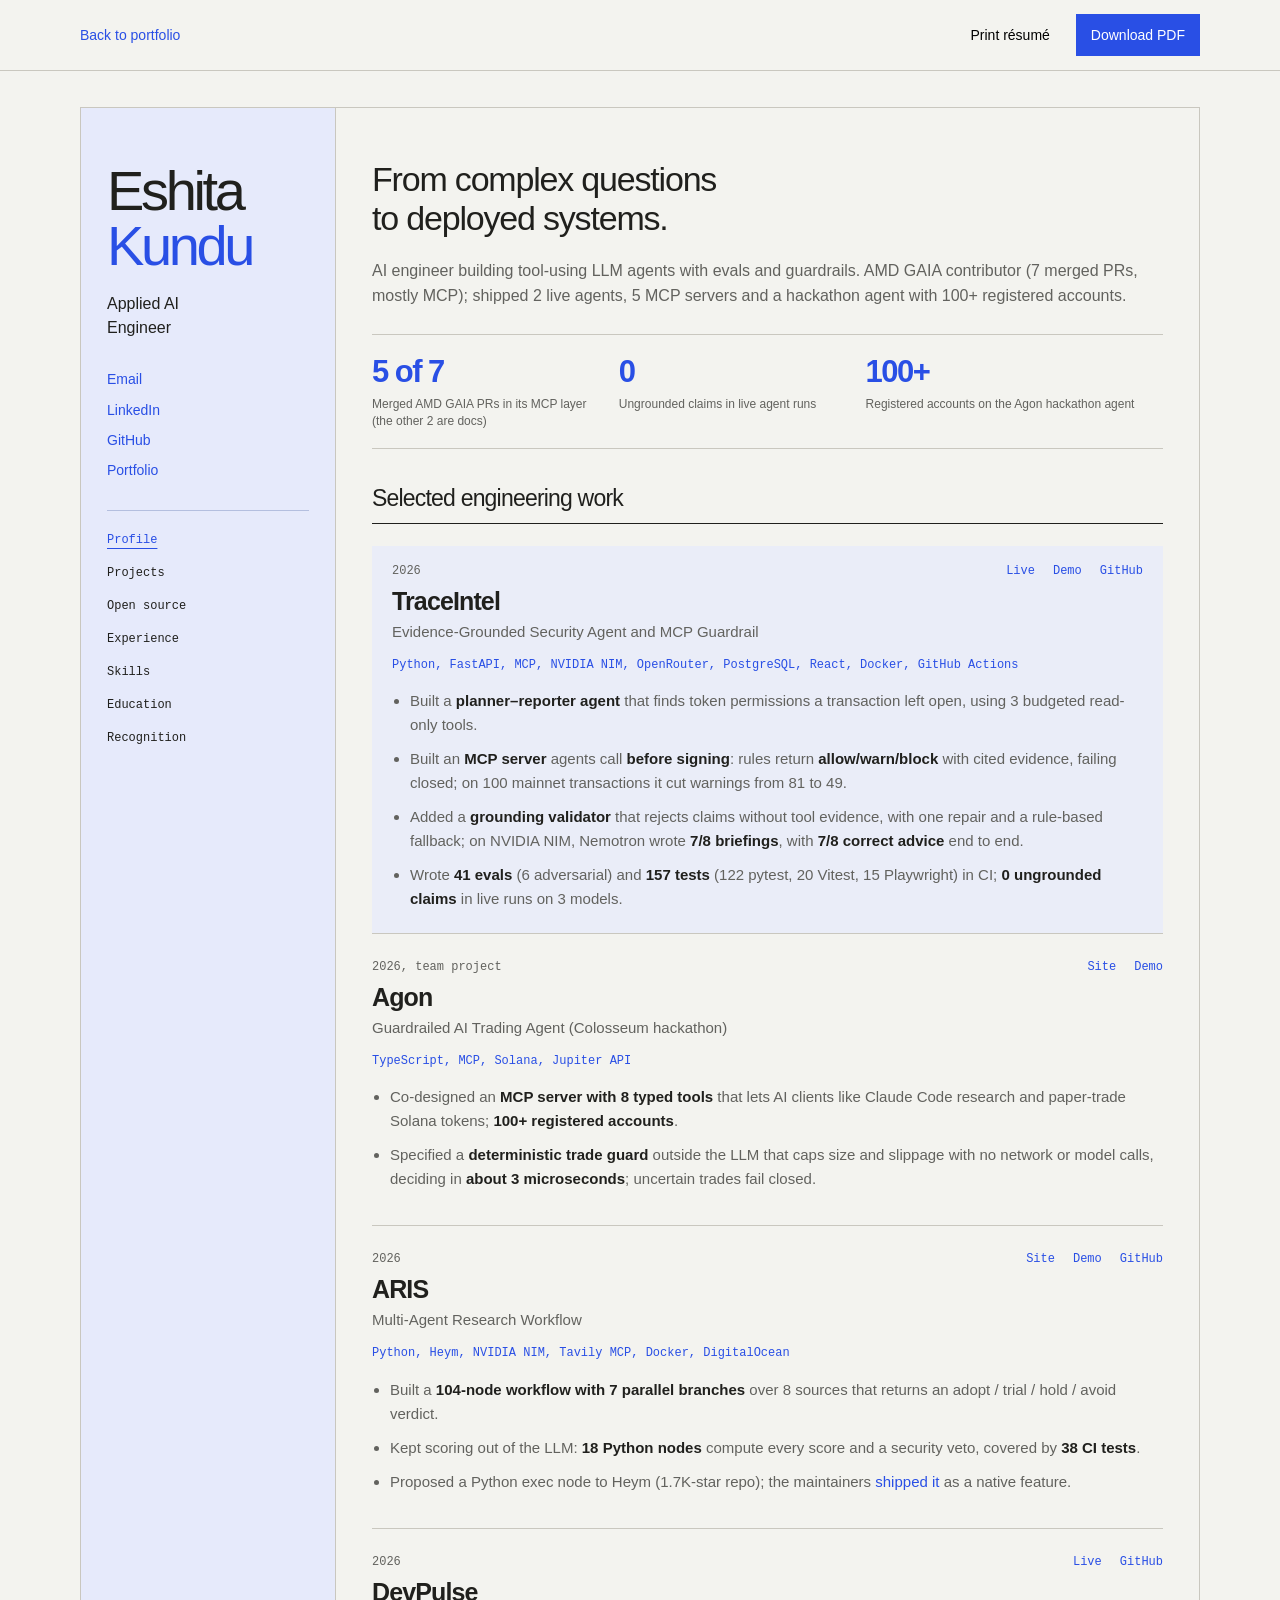
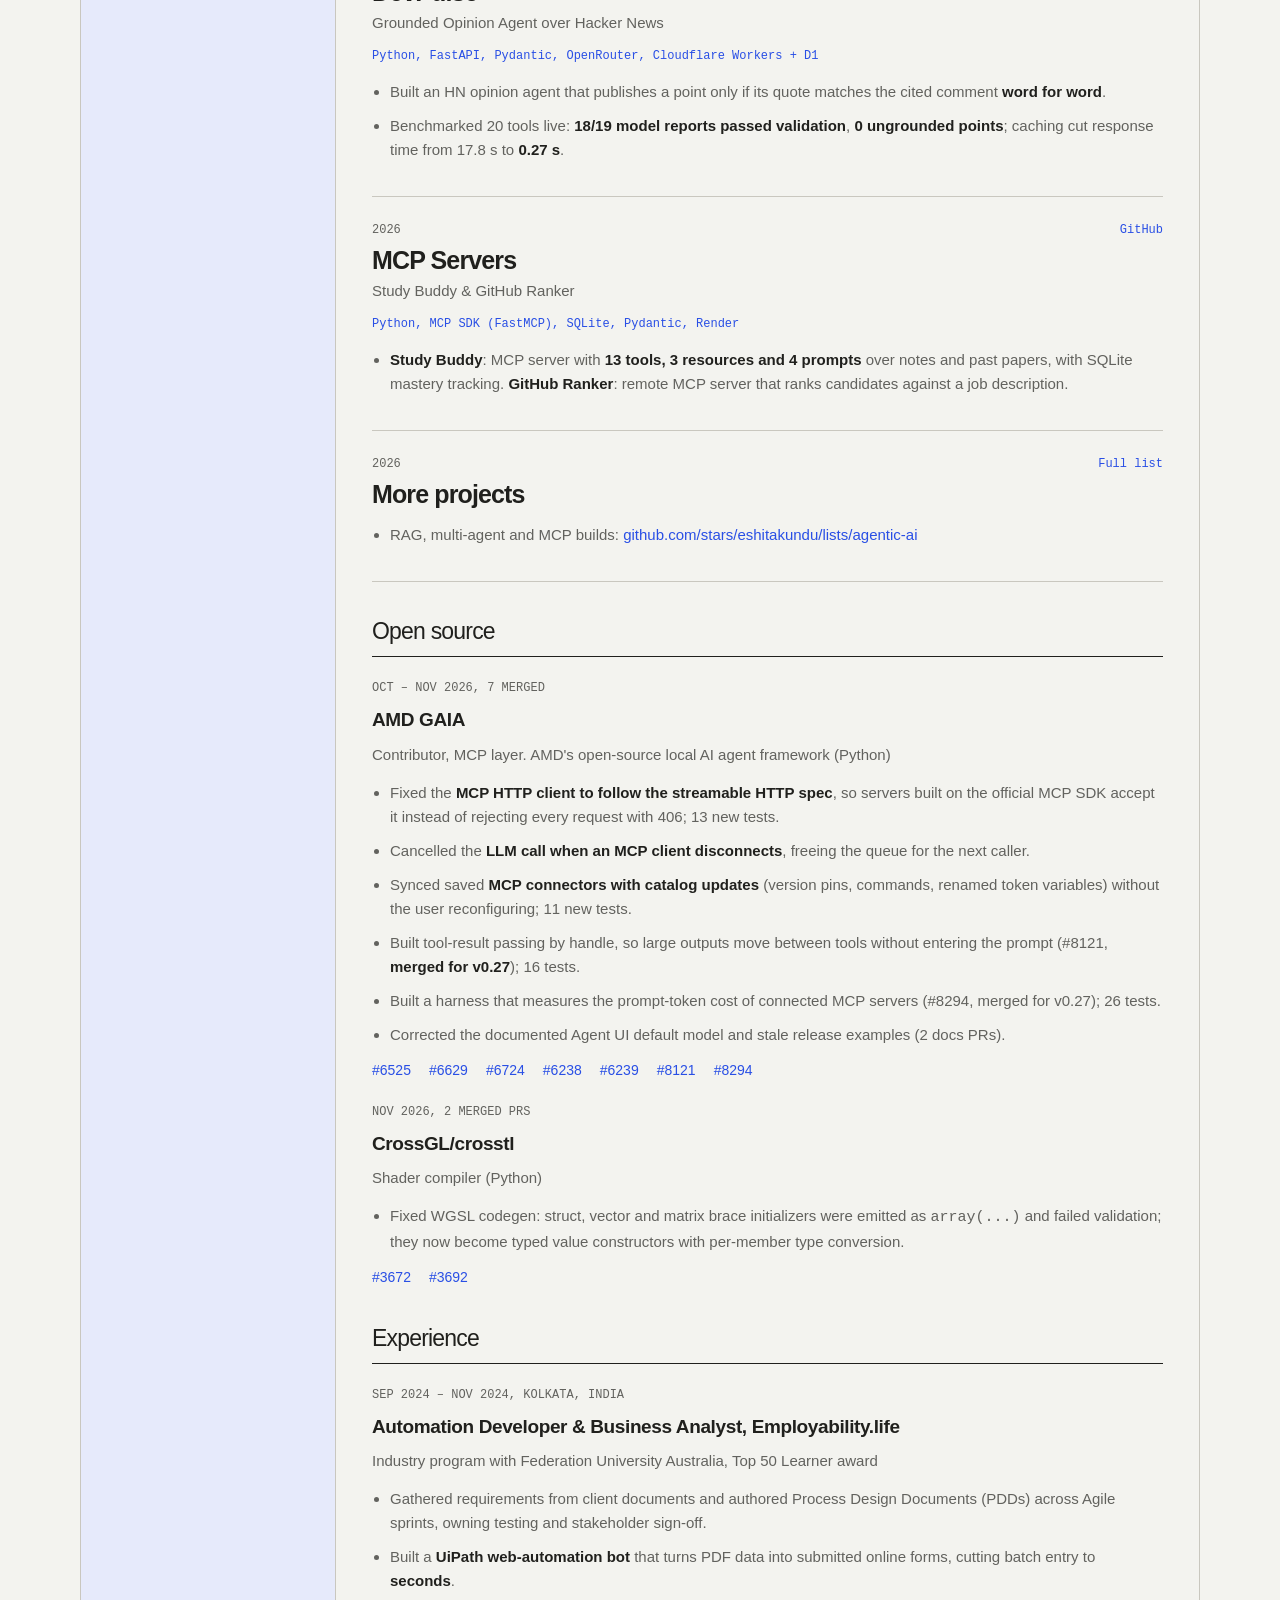
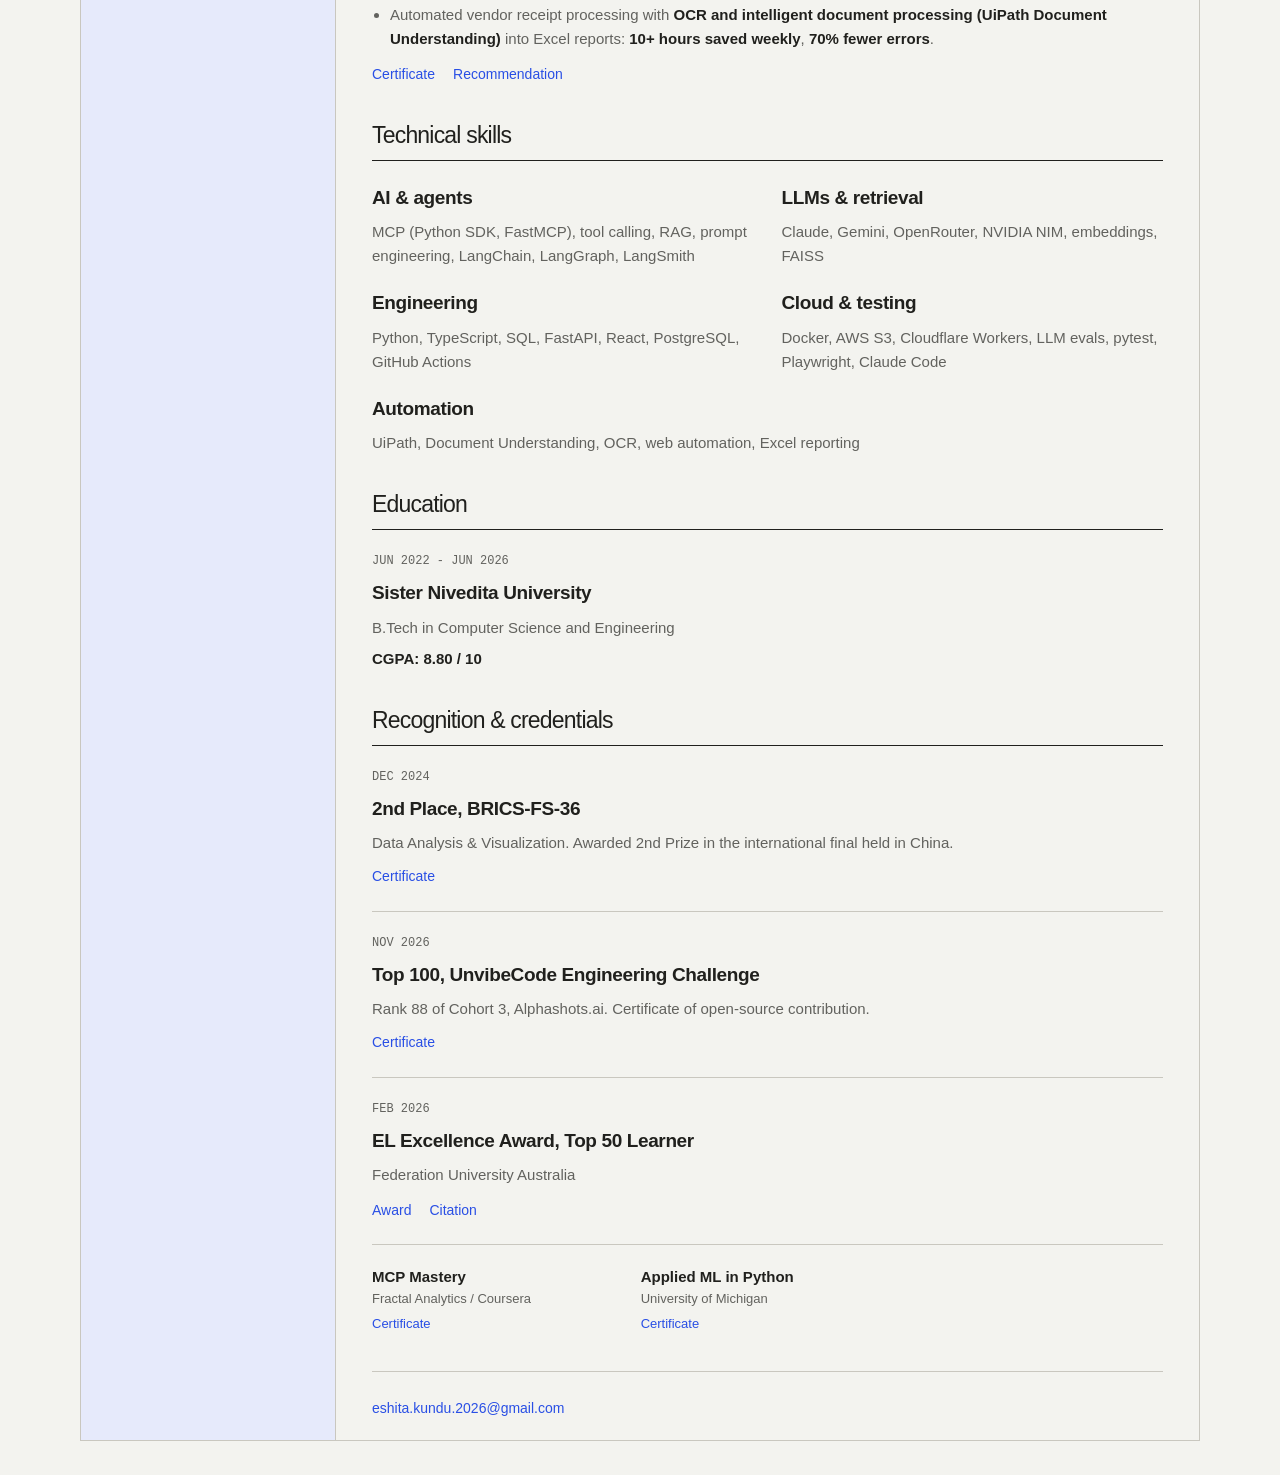
<file: resume.html>
<!doctype html><html lang="en"><head><meta charset="utf-8"><meta name="viewport" content="width=device-width,initial-scale=1"><title>Eshita Kundu | Résumé</title><meta name="description" content="Eshita Kundu: applied AI engineer building LLM agents, MCP servers, and tool-driven workflows. Projects, experience, skills, education, and credentials."><link rel="icon" href="assets/icons/favicon.svg" type="image/svg+xml"><link rel="stylesheet" href="css/resume.css?v=20261124b"></head><body>
<header class="cv-bar"><a href="index.html">Back to portfolio</a><div><button id="printResume" type="button">Print résumé</button><a class="cv-download" href="assets/Eshita_Kundu_Resume.pdf" download>Download PDF</a></div></header>
<main class="cv-shell"><aside class="cv-sidebar"><h1>Eshita<br><span>Kundu</span></h1><p class="cv-role">Applied AI <br>Engineer</p><div class="cv-contact"><a href="mailto:eshita.kundu.2026@gmail.com" target="_blank" rel="noreferrer">Email</a><a href="https://linkedin.com/in/eshitakundu" target="_blank" rel="noreferrer">LinkedIn</a><a href="https://github.com/eshitakundu" target="_blank" rel="noreferrer">GitHub</a><a href="https://eshita.dev" target="_blank" rel="noreferrer">Portfolio</a></div><div class="cv-sticky"><nav aria-label="Résumé sections"><a href="#cv-profile">Profile</a><a href="#cv-work">Projects</a><a href="#cv-oss">Open source</a><a href="#cv-experience">Experience</a><a href="#cv-skills">Skills</a><a href="#cv-education">Education</a><a href="#cv-awards">Recognition</a></nav></div></aside>
<div class="cv-content"><section id="cv-profile"><h2>From complex questions<br>to deployed systems.</h2><p class="cv-summary">AI engineer building tool-using LLM agents with evals and guardrails. AMD GAIA contributor (7 merged PRs, mostly MCP); shipped 2 live agents, 5 MCP servers and a hackathon agent with 100+ registered accounts.</p><div class="cv-highlights"><div><strong>5 of 7</strong><small>Merged AMD GAIA PRs in its MCP layer (the other 2 are docs)</small></div><div><strong>0</strong><small>Ungrounded claims in live agent runs</small></div><div><strong>100+</strong><small>Registered accounts on the Agon hackathon agent</small></div></div></section>
<section id="cv-work"><div class="cv-section-title"><h2>Selected engineering work</h2></div><article class="cv-project"><div class="cv-project-top"><span>2026</span><div><a href="https://traceintel.eshita.dev" target="_blank" rel="noreferrer">Live</a><a href="https://drive.google.com/file/d/1-5eEX6gudDaP5FLFxx9WotcHQ9CJlThD/view?usp=drive_link" target="_blank" rel="noreferrer">Demo</a><a href="https://github.com/eshitakundu/TraceIntel" target="_blank" rel="noreferrer">GitHub</a></div></div><h3>TraceIntel</h3><p class="cv-project-sub">Evidence-Grounded Security Agent and MCP Guardrail</p><p class="cv-tech">Python, FastAPI, MCP, NVIDIA NIM, OpenRouter, PostgreSQL, React, Docker, GitHub Actions</p><ul><li>Built a <strong>planner–reporter agent</strong> that finds token permissions a transaction left open, using 3 budgeted read-only tools.</li><li>Built an <strong>MCP server</strong> agents call <strong>before signing</strong>: rules return <strong>allow/warn/block</strong> with cited evidence, failing closed; on 100 mainnet transactions it cut warnings from 81 to 49.</li><li>Added a <strong>grounding validator</strong> that rejects claims without tool evidence, with one repair and a rule-based fallback; on NVIDIA NIM, Nemotron wrote <strong>7/8 briefings</strong>, with <strong>7/8 correct advice</strong> end to end.</li><li>Wrote <strong>41 evals</strong> (6 adversarial) and <strong>157 tests</strong> (122 pytest, 20 Vitest, 15 Playwright) in CI; <strong>0 ungrounded claims</strong> in live runs on 3 models.</li></ul></article><article class="cv-project"><div class="cv-project-top"><span>2026, team project</span><div><a href="https://agon-landing-mu.vercel.app" target="_blank" rel="noreferrer">Site</a><a href="https://youtu.be/2ded1QWIE_g" target="_blank" rel="noreferrer">Demo</a></div></div><h3>Agon</h3><p class="cv-project-sub">Guardrailed AI Trading Agent (Colosseum hackathon)</p><p class="cv-tech">TypeScript, MCP, Solana, Jupiter API</p><ul><li>Co-designed an <strong>MCP server with 8 typed tools</strong> that lets AI clients like Claude Code research and paper-trade Solana tokens; <strong>100+ registered accounts</strong>.</li><li>Specified a <strong>deterministic trade guard</strong> outside the LLM that caps size and slippage with no network or model calls, deciding in <strong>about 3 microseconds</strong>; uncertain trades fail closed.</li></ul></article><article class="cv-project"><div class="cv-project-top"><span>2026</span><div><a href="https://aris.eshita.dev/" target="_blank" rel="noreferrer">Site</a><a href="https://drive.google.com/file/d/1jML5SADdQUz9jS4FM7lG59d3zc-DFHqd/view?usp=sharing" target="_blank" rel="noreferrer">Demo</a><a href="https://github.com/eshitakundu/ARIS" target="_blank" rel="noreferrer">GitHub</a></div></div><h3>ARIS</h3><p class="cv-project-sub">Multi-Agent Research Workflow</p><p class="cv-tech">Python, Heym, NVIDIA NIM, Tavily MCP, Docker, DigitalOcean</p><ul><li>Built a <strong>104-node workflow with 7 parallel branches</strong> over 8 sources that returns an adopt / trial / hold / avoid verdict.</li><li>Kept scoring out of the LLM: <strong>18 Python nodes</strong> compute every score and a security veto, covered by <strong>38 CI tests</strong>.</li><li>Proposed a Python exec node to Heym (1.7K-star repo); the maintainers <a href="https://github.com/heymrun/heym/discussions/136" target="_blank" rel="noreferrer">shipped it</a> as a native feature.</li></ul></article><article class="cv-project"><div class="cv-project-top"><span>2026</span><div><a href="https://devpulse.eshita.dev/?tool=Bun" target="_blank" rel="noreferrer">Live</a><a href="https://github.com/eshitakundu/DevPulse" target="_blank" rel="noreferrer">GitHub</a></div></div><h3>DevPulse</h3><p class="cv-project-sub">Grounded Opinion Agent over Hacker News</p><p class="cv-tech">Python, FastAPI, Pydantic, OpenRouter, Cloudflare Workers + D1</p><ul><li>Built an HN opinion agent that publishes a point only if its quote matches the cited comment <strong>word for word</strong>.</li><li>Benchmarked 20 tools live: <strong>18/19 model reports passed validation</strong>, <strong>0 ungrounded points</strong>; caching cut response time from 17.8 s to <strong>0.27 s</strong>.</li></ul></article><article class="cv-project"><div class="cv-project-top"><span>2026</span><div><a href="https://github.com/eshitakundu/study-buddy" target="_blank" rel="noreferrer">GitHub</a></div></div><h3>MCP Servers</h3><p class="cv-project-sub">Study Buddy &amp; GitHub Ranker</p><p class="cv-tech">Python, MCP SDK (FastMCP), SQLite, Pydantic, Render</p><ul><li><strong>Study Buddy</strong>: MCP server with <strong>13 tools, 3 resources and 4 prompts</strong> over notes and past papers, with SQLite mastery tracking. <strong>GitHub Ranker</strong>: remote MCP server that ranks candidates against a job description.</li></ul></article><article class="cv-project"><div class="cv-project-top"><span>2026</span><div><a href="https://github.com/stars/eshitakundu/lists/agentic-ai" target="_blank" rel="noreferrer">Full list</a></div></div><h3>More projects</h3><ul><li>RAG, multi-agent and MCP builds: <a href="https://github.com/stars/eshitakundu/lists/agentic-ai" target="_blank" rel="noreferrer">github.com/stars/eshitakundu/lists/agentic-ai</a></li></ul></article></section>
<section id="cv-oss"><div class="cv-section-title"><h2>Open source</h2></div><article class="cv-entry"><p class="cv-date">OCT – NOV 2026, 7 MERGED</p><h3>AMD GAIA</h3><p>Contributor, MCP layer. AMD's open-source local AI agent framework (Python)</p><ul><li>Fixed the <strong>MCP HTTP client to follow the streamable HTTP spec</strong>, so servers built on the official MCP SDK accept it instead of rejecting every request with 406; 13 new tests.</li><li>Cancelled the <strong>LLM call when an MCP client disconnects</strong>, freeing the queue for the next caller.</li><li>Synced saved <strong>MCP connectors with catalog updates</strong> (version pins, commands, renamed token variables) without the user reconfiguring; 11 new tests.</li><li>Built tool-result passing by handle, so large outputs move between tools without entering the prompt (#8121, <strong>merged for v0.27</strong>); 16 tests.</li><li>Built a harness that measures the prompt-token cost of connected MCP servers (#8294, merged for v0.27); 26 tests.</li><li>Corrected the documented Agent UI default model and stale release examples (2 docs PRs).</li></ul><div class="cv-links"><a href="https://github.com/amd/gaia/pull/6525" target="_blank" rel="noreferrer">#6525</a><a href="https://github.com/amd/gaia/pull/6629" target="_blank" rel="noreferrer">#6629</a><a href="https://github.com/amd/gaia/pull/6724" target="_blank" rel="noreferrer">#6724</a><a href="https://github.com/amd/gaia/pull/6238" target="_blank" rel="noreferrer">#6238</a><a href="https://github.com/amd/gaia/pull/6239" target="_blank" rel="noreferrer">#6239</a><a href="https://github.com/amd/gaia/pull/8121" target="_blank" rel="noreferrer">#8121</a><a href="https://github.com/amd/gaia/pull/8294" target="_blank" rel="noreferrer">#8294</a></div></article><article class="cv-entry"><p class="cv-date">NOV 2026, 2 MERGED PRS</p><h3>CrossGL/crosstl</h3><p>Shader compiler (Python)</p><ul><li>Fixed WGSL codegen: struct, vector and matrix brace initializers were emitted as <code>array(...)</code> and failed validation; they now become typed value constructors with per-member type conversion.</li></ul><div class="cv-links"><a href="https://github.com/CrossGL/crosstl/pull/3672" target="_blank" rel="noreferrer">#3672</a><a href="https://github.com/CrossGL/crosstl/pull/3692" target="_blank" rel="noreferrer">#3692</a></div></article></section>
<section id="cv-experience"><div class="cv-section-title"><h2>Experience</h2></div><article class="cv-entry"><p class="cv-date">SEP 2024 – NOV 2024, KOLKATA, INDIA</p><h3>Automation Developer &amp; Business Analyst, Employability.life</h3><p>Industry program with Federation University Australia, Top 50 Learner award</p><ul><li>Gathered requirements from client documents and authored Process Design Documents (PDDs) across Agile sprints, owning testing and stakeholder sign-off.</li><li>Built a <strong>UiPath web-automation bot</strong> that turns PDF data into submitted online forms, cutting batch entry to <strong>seconds</strong>.</li><li>Automated vendor receipt processing with <strong>OCR and intelligent document processing (UiPath Document Understanding)</strong> into Excel reports: <strong>10+ hours saved weekly</strong>, <strong>70% fewer errors</strong>.</li></ul><div class="cv-links"><a href="https://drive.google.com/file/d/1UYP0-IhTqH1KCa6GsnZkKMWBa8agiodJ/view?usp=sharing" target="_blank" rel="noreferrer">Certificate</a><a href="https://www.linkedin.com/in/eshitakundu/details/recommendations/" target="_blank" rel="noreferrer">Recommendation</a></div></article></section>
<section id="cv-skills"><div class="cv-section-title"><h2>Technical skills</h2></div><div class="cv-skills"><article><h3>AI &amp; agents</h3><p>MCP (Python SDK, FastMCP), tool calling, RAG, prompt engineering, LangChain, LangGraph, LangSmith</p></article><article><h3>LLMs &amp; retrieval</h3><p>Claude, Gemini, OpenRouter, NVIDIA NIM, embeddings, FAISS</p></article><article><h3>Engineering</h3><p>Python, TypeScript, SQL, FastAPI, React, PostgreSQL, GitHub Actions</p></article><article><h3>Cloud &amp; testing</h3><p>Docker, AWS S3, Cloudflare Workers, LLM evals, pytest, Playwright, Claude Code</p></article><article><h3>Automation</h3><p>UiPath, Document Understanding, OCR, web automation, Excel reporting</p></article></div></section>
<section id="cv-education"><div class="cv-section-title"><h2>Education</h2></div><article class="cv-entry"><p class="cv-date">JUN 2022 - JUN 2026</p><h3>Sister Nivedita University</h3><p>B.Tech in Computer Science and Engineering</p><p><strong>CGPA: 8.80 / 10</strong></p></article></section>
<section id="cv-awards"><div class="cv-section-title"><h2>Recognition &amp; credentials</h2></div><article class="cv-award"><p class="cv-date">DEC 2024</p><h3>2nd Place, BRICS-FS-36</h3><p>Data Analysis &amp; Visualization. Awarded 2nd Prize in the international final held in China.</p><a href="https://drive.google.com/file/d/1eUbbKUpUdZsSF0-W7ApcbcmyK6M2rRP9/view?usp=drive_link" target="_blank" rel="noreferrer">Certificate</a></article><article class="cv-award"><p class="cv-date">NOV 2026</p><h3>Top 100, UnvibeCode Engineering Challenge</h3><p>Rank 88 of Cohort 3, Alphashots.ai. Certificate of open-source contribution.</p><a href="assets/certs/unvibecode-cohort3-certificate.pdf" target="_blank" rel="noreferrer">Certificate</a></article><article class="cv-entry"><p class="cv-date">FEB 2026</p><h3>EL Excellence Award, Top 50 Learner</h3><p>Federation University Australia</p><div class="cv-links"><a href="https://drive.google.com/file/d/1GGTMfMh05PWTjIRcA4W3HnQFWSENJk-e/view?usp=sharing" target="_blank" rel="noreferrer">Award</a><a href="https://drive.google.com/file/d/1YVZL-pyKFrt_LN6Briw1cF5UIUr_n_7M/view?usp=sharing" target="_blank" rel="noreferrer">Citation</a></div></article><div class="cv-certifications"><article><h3>MCP Mastery</h3><p>Fractal Analytics / Coursera</p><a href="https://drive.google.com/file/d/18AgmTAJGU2zwegKp96C6OH06Ux1U24bx/view?usp=sharing" target="_blank" rel="noreferrer">Certificate</a></article><article><h3>Applied ML in Python</h3><p>University of Michigan</p><a href="https://drive.google.com/file/d/1VJWcxqMfhzTZrcLeHnlotZAyNLGY2VhV/view?usp=sharing" target="_blank" rel="noreferrer">Certificate</a></article></div></section><footer><a href="mailto:eshita.kundu.2026@gmail.com">eshita.kundu.2026@gmail.com</a></footer></div></main><script src="js/resume.js?v=20261124b"></script></body></html>
</file>
<file: css/resume.css>
:root{--paper:#f3f3ef;--ink:#20201d;--muted:#62625e;--blue:#294fe5;--line:#c9c7bf}*{box-sizing:border-box}html{scroll-behavior:smooth;scroll-padding-top:80px}body{margin:0;background:var(--paper);color:var(--ink);font:16px/1.6 Arial,Helvetica,sans-serif}a{color:var(--blue);text-decoration:none}a:hover{text-decoration:underline}a:focus-visible,button:focus-visible{outline:3px solid var(--blue);outline-offset:5px}h1,h2,h3,p{margin:0}button{font:inherit;cursor:pointer}.cv-bar{position:sticky;top:0;z-index:5;background:var(--paper);border-bottom:1px solid var(--line);display:flex;justify-content:space-between;align-items:center;gap:15px;padding:14px max(24px,calc((100vw - 1120px)/2));font-size:14px}.cv-bar>div{display:flex;gap:20px;align-items:center}.cv-bar button{border:0;background:transparent;font-size:14px}.cv-download{background:var(--blue);color:white;padding:10px 15px}.cv-shell{max-width:1120px;margin:36px auto;display:grid;grid-template-columns:255px minmax(0,1fr);border:1px solid var(--line)}.cv-sidebar{background:#e6eafb;padding:30px 26px;border-right:1px solid var(--line)}.cv-eyebrow{font:12px/1.5 monospace;letter-spacing:.12em;color:var(--blue)}.cv-sidebar h1{font-size:56px;line-height:.98;letter-spacing:-.06em;margin:26px 0 18px;font-weight:500}.cv-sidebar h1 span{color:var(--blue)}.cv-role{font-size:16px;line-height:1.5}.cv-contact{display:flex;flex-direction:column;gap:8px;margin:28px 0;font-size:14px}.cv-sticky{position:sticky;top:105px}.cv-sidebar nav{border-top:1px solid #b4bfdf;padding-top:20px;display:flex;flex-direction:column;gap:15px;font:12px/1.5 monospace}.cv-sidebar nav a{color:var(--ink)}.cv-sidebar nav a.active{color:var(--blue);text-decoration:underline;text-underline-offset:5px}.cv-note{margin-top:36px;font-family:Georgia,serif;font-style:italic;font-size:21px;color:#556282}.cv-content{padding:36px 36px 20px;min-width:0}.cv-content section{scroll-margin-top:90px;margin-bottom:36px}.cv-content h2{font-size:30px;line-height:1.14;letter-spacing:-.035em;font-weight:500}.cv-summary{margin-top:20px;color:var(--muted)}#cv-profile h2{margin-top:16px;font-size:34px}.cv-highlights{display:grid;grid-template-columns:1fr 1fr 1.3fr;border-top:1px solid var(--line);border-bottom:1px solid var(--line);margin-top:25px;padding:18px 0;gap:18px}.cv-highlights strong{display:block;color:var(--blue);font-size:31px;line-height:1.2;letter-spacing:-.05em}.cv-highlights strong span{font-size:14px;letter-spacing:0}.cv-highlights small{display:block;font-size:12px;line-height:1.4;color:var(--muted);margin-top:6px}.cv-section-title{display:flex;align-items:center;gap:15px;border-bottom:1px solid var(--ink);padding-bottom:12px;margin-bottom:22px}.cv-section-title>span{font:12px monospace;color:var(--blue)}.cv-section-title h2{font-size:23px}.cv-project{margin:0 0 26px;padding-bottom:24px;border-bottom:1px solid var(--line)}.cv-project:first-of-type{padding:18px 20px 12px;background:#eaedf8}.cv-project-top{display:flex;justify-content:space-between;gap:15px;font:12px monospace;margin-bottom:8px;color:var(--muted)}.cv-project-top>div,.cv-links{display:flex;gap:18px}.cv-project h3{font-size:25px;letter-spacing:-.035em;line-height:1.2}.cv-project-sub{color:var(--muted);font-size:15px;margin-top:4px}.cv-tech{font:12px/1.6 monospace;color:var(--blue);margin:12px 0}.cv-content ul{padding-left:18px;margin:14px 0 0}.cv-content li{margin-bottom:10px;color:var(--muted);font-size:15px}.cv-content strong{color:var(--ink)}.cv-highlights strong{color:var(--blue)}.cv-date{font:12px/1.5 monospace;color:var(--muted);margin-bottom:8px}.cv-entry h3,.cv-skills h3,.cv-award h3{font-size:19px;letter-spacing:-.02em}.cv-entry>p:not(.cv-date),.cv-skills p,.cv-award>p:not(.cv-date){color:var(--muted);font-size:15px;margin-top:7px}.cv-entry{margin-bottom:22px}.cv-links{margin-top:12px;font-size:14px;flex-wrap:wrap;row-gap:6px}.cv-skills{display:grid;grid-template-columns:1fr 1fr;gap:20px 28px}.cv-skills article:last-child:nth-child(odd){grid-column:1/-1}.cv-award{padding:0 0 22px;margin-bottom:22px;border-bottom:1px solid var(--line)}.cv-award>a{display:inline-block;margin-top:10px;font-size:14px}.cv-certifications{display:grid;grid-template-columns:repeat(3,1fr);gap:15px;border-top:1px solid var(--line);padding-top:20px}.cv-certifications h3{font-size:15px}.cv-certifications p{font-size:13px;color:var(--muted)}.cv-certifications a{font-size:13px}footer{border-top:1px solid var(--line);padding-top:20px;font-size:14px;color:var(--muted)}footer a{display:block;overflow-wrap:anywhere;margin-top:5px}
@media(max-width:900px){.cv-shell{margin:20px;grid-template-columns:210px minmax(0,1fr)}.cv-sidebar{padding:25px 20px}.cv-sidebar h1{font-size:47px}.cv-content{padding:28px 24px}.cv-certifications{grid-template-columns:1fr}.cv-bar{padding:12px 20px}}
@media(max-width:600px){.cv-bar{padding:12px;font-size:12px}.cv-bar>div{gap:10px}.cv-bar button{display:none}.cv-shell{display:block;margin:12px}.cv-sidebar{padding:22px;border-right:0;border-bottom:1px solid var(--line)}.cv-sidebar h1{font-size:46px;margin:14px 0}.cv-sidebar h1 br{display:none}.cv-sidebar h1 span:before{content:' '}.cv-role br{display:none}.cv-contact{flex-direction:row;flex-wrap:wrap;gap:8px 18px;margin:15px 0}.cv-sticky{position:static}.cv-sidebar nav{flex-direction:row;flex-wrap:wrap;gap:10px 18px;padding-top:15px}.cv-note{display:none}.cv-content{padding:24px 18px}.cv-content h2,#cv-profile h2{font-size:28px}.cv-highlights{gap:12px}.cv-highlights strong{font-size:26px}.cv-highlights strong span{font-size:12px}.cv-highlights small{font-size:11px}.cv-section-title h2{font-size:22px}.cv-project:first-of-type{padding:16px 14px}.cv-project h3{font-size:24px}.cv-project-top{font-size:11px}.cv-skills{grid-template-columns:1fr}.cv-summary,.cv-content li{font-size:16px}}
@media(prefers-reduced-motion:reduce){html{scroll-behavior:auto}}
@media print{html{scroll-padding:0}body{background:white;font-size:10pt}.cv-bar,.cv-sidebar nav,.cv-note,footer{display:none}.cv-shell{display:block;border:0;margin:0;max-width:none}.cv-sidebar{background:none;border:0;padding:0 0 16px}.cv-sidebar h1{font-size:30pt;margin:6px 0}.cv-sidebar h1 br,.cv-role br{display:none}.cv-sidebar h1 span:before{content:' '}.cv-contact{flex-direction:row;gap:16px;margin:8px 0}.cv-content{padding:0}.cv-content section{margin-bottom:20px}.cv-project,.cv-entry,.cv-award,.cv-skills article,.cv-certifications article{break-inside:avoid}.cv-content h2,#cv-profile h2{font-size:20pt}.cv-content li,.cv-summary{font-size:10pt}.cv-content h3{font-size:15pt}.cv-project:first-of-type{background:none}a{color:inherit}#cv-profile h2{display:none}.cv-highlights{margin-top:12px}.cv-project{padding-bottom:15px;margin-bottom:15px}@page{margin:16mm}}
</file>
